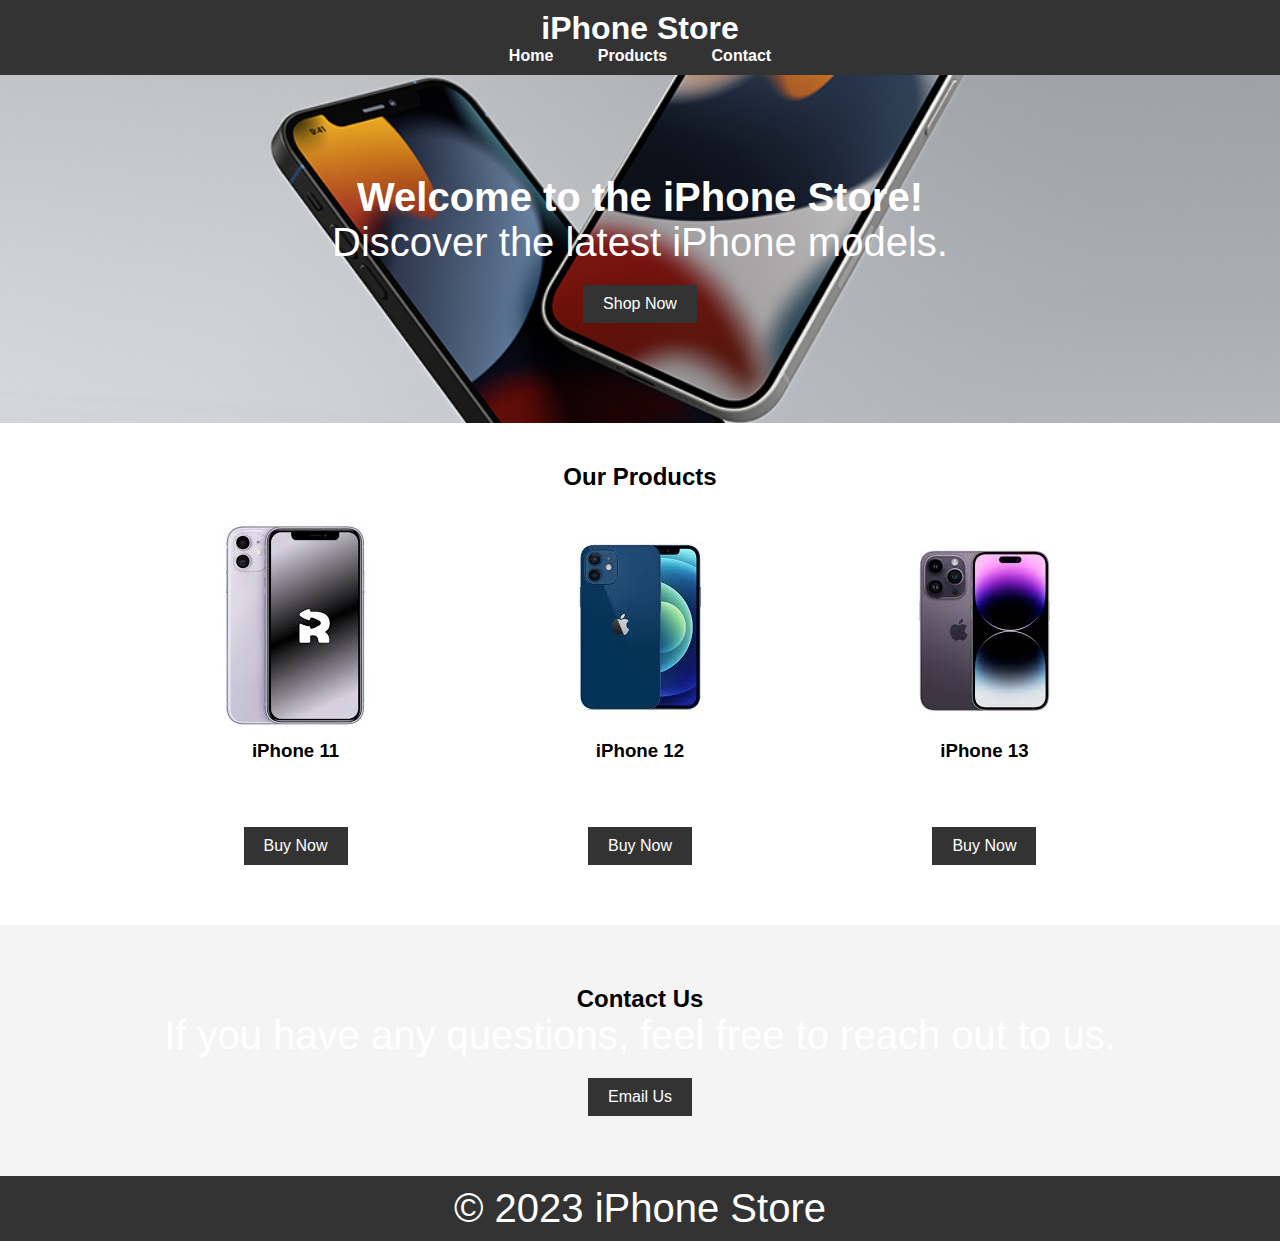
<file: Product Landing Page/index.html>
<!DOCTYPE html>
<html lang="en">
<head>
    <meta charset="UTF-8">
    <meta name="viewport" content="width=device-width, initial-scale=1.0">
    <link rel="stylesheet" href="style.css">
    <title>iPhone Store</title>
</head>
<body>
    <header>
        <h1>iPhone Store</h1>
        <nav>
            <ul>
                <li><a href="#">Home</a></li>
                <li><a href="#products">Products</a></li>
                <li><a href="#contact">Contact</a></li>
            </ul>
        </nav>
    </header>
    
    <section id="hero">
        <h2>Welcome to the iPhone Store!</h2>
        <p>Discover the latest iPhone models.</p>
        <a href="#products" class="btn">Shop Now</a>
    </section>
    
    <section id="products">
        <h2>Our Products</h2>
        <div class="product">
            <img src="./images/iphone11.jpeg" alt="iPhone 11">
            <h3>iPhone 11</h3>
            <p>$699</p>
            <a href="#" class="btn">Buy Now</a>
        </div>
        <div class="product">
            <img src="./images/iphone12.jpeg" alt="iPhone 12">
            <h3>iPhone 12</h3>
            <p>$799</p>
            <a href="#" class="btn">Buy Now</a>
        </div>
        <div class="product">
            <img src="./images/iphone14.jpeg" alt="iPhone 12">
            <h3>iPhone 13</h3>
            <p>$899</p>
            <a href="#" class="btn">Buy Now</a>
        </div>
    </section>
    
    <section id="contact">
        <h2>Contact Us</h2>
        <p>If you have any questions, feel free to reach out to us.</p>
        <a href="mailto:info@iphonestore.com" class="btn">Email Us</a>
    </section>
    
    <footer>
        <p>&copy; 2023 iPhone Store</p>
    </footer>
</body>
</html>
</file>
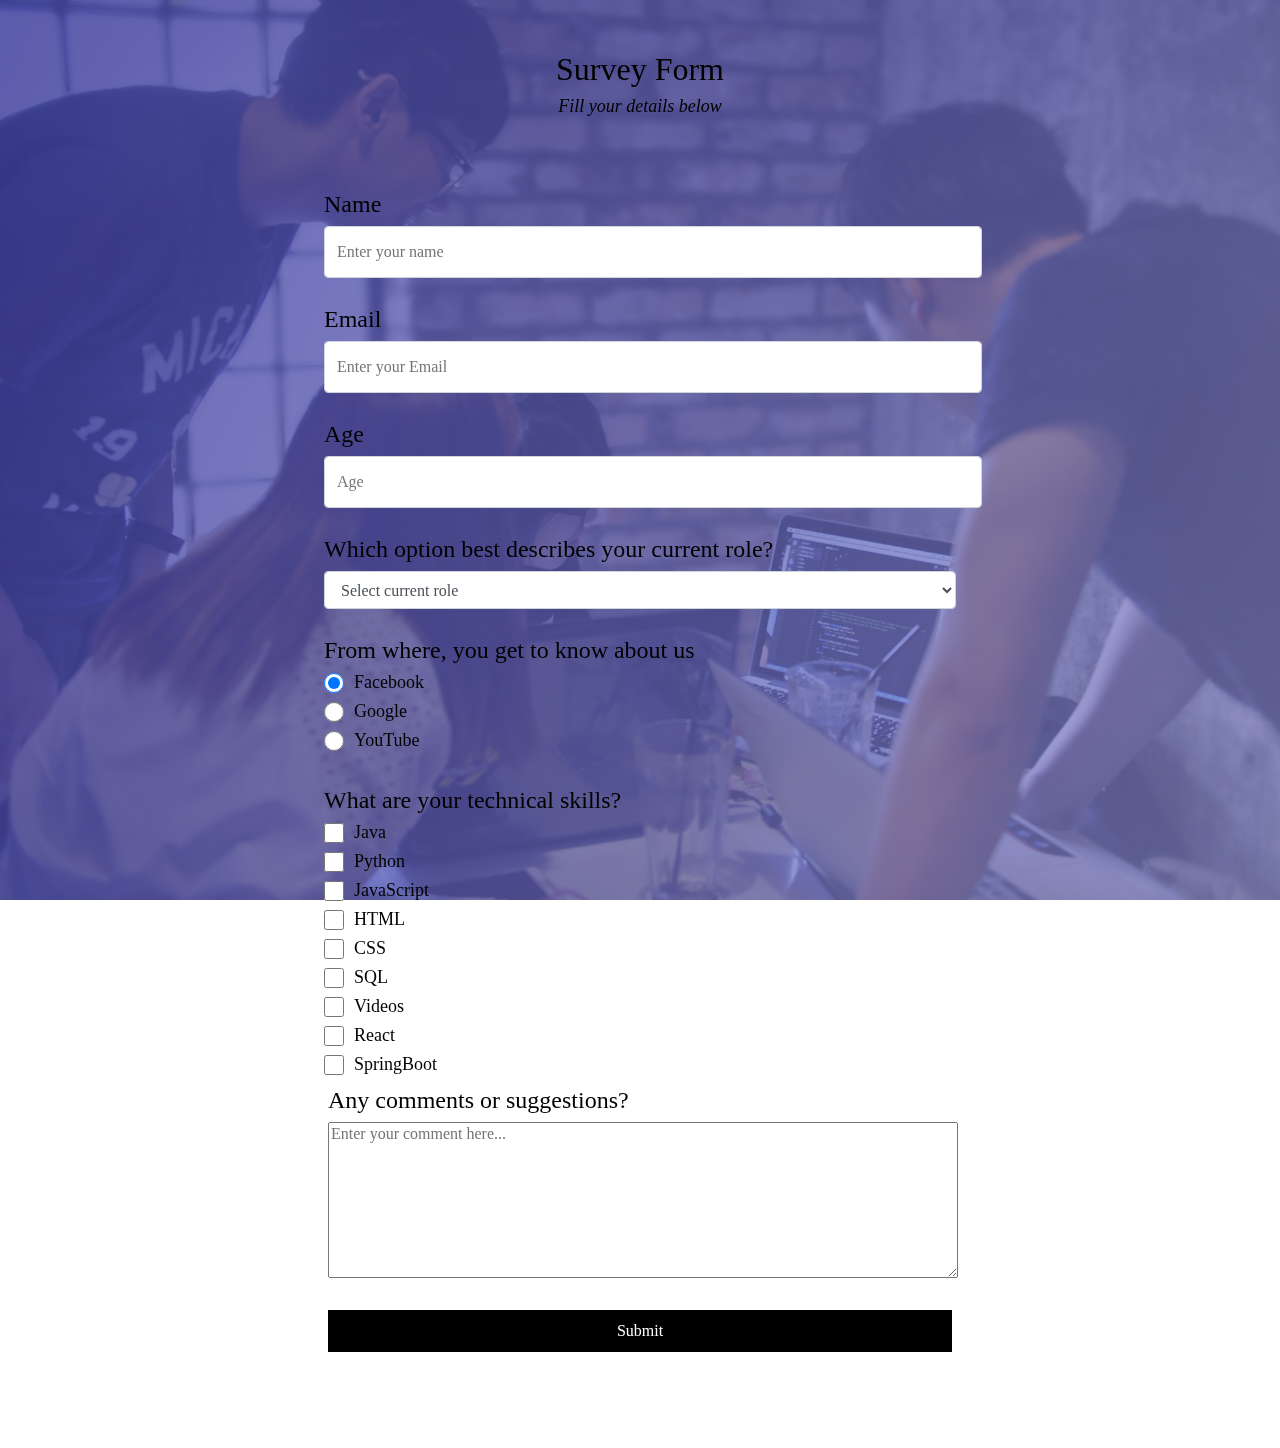
<file: Survey Form/index.html>
<!DOCTYPE html>
<html>
  <head>
    <link rel="stylesheet" href="styles.css" />
  </head>
  <body>
    <div class="container">
      <header class="header">
        <h1 id="title" class="text-center">Survey Form</h1>
        <p id="description" class="description text-center">
        Fill your details below
        </p>
      </header>
      <form id="survey-form">
        <div class="form-group">
          <label id="name-label" for="name" class="sub-heading">Name</label>
          <input
            type="text"
            name="name"
            id="name"
            class="form-control"
            placeholder="Enter your name"
            required
          />
        </div>
        <div class="form-group">
          <label id="email-label" for="email" class="sub-heading">Email</label>
          <input
            type="email"
            name="email"
            id="email"
            class="form-control"
            placeholder="Enter your Email"
            required
          />
        </div>
        <div class="form-group">
          <label id="number-label" for="number" class="sub-heading"
            >Age</label
          >
          <input
            type="number"
            name="age"
            id="number"
            min="10"
            max="99"
            class="form-control"
            placeholder="Age"
          />
        </div>
        <div class="form-group">
          <p class="sub-heading">Which option best describes your current role?</p>
          <select id="dropdown" name="role" class="form-control" required>
            <option disabled selected value>Select current role</option>
            <option>Student</option>
            <option>Full Time Job</option>
            <option>Learner</option>
            <option>Other</option>
          </select>
        </div>

        <div class="form-group">
          <p class="sub-heading">From where, you get to know about us</p>
          <label>
            <input
              type="radio"
              class="input-radio"
              checked
            />Facebook</label
          >
          <label>
            <input
              type="radio"
              class="input-radio"
            />Google</label
          >

          <label
            ><input
              type="radio"
              class="input-radio"
            />YouTube</label
          >
        </div>


        <div class="form-group">
          <p class="sub-heading">
            What are your technical skills?
          </p>

          <label
            ><input
              type="checkbox"
              class="input-checkbox"
            />Java</label
          >
          <label>
            <input
              type="checkbox"
              class="input-checkbox"
            />Python</label
          >
          <label
            ><input
              type="checkbox"
              class="input-checkbox"
            />JavaScript</label
          >
          <label
            ><input
              type="checkbox"
              class="input-checkbox"
            />HTML</label
          >
          <label
            ><input
            type="checkbox"
              class="input-checkbox"
            />CSS</label
          >
          <label
            ><input
              type="checkbox"
              class="input-checkbox"
            />SQL</label
          >
          <label
            ><input
              type="checkbox"
              class="input-checkbox"
            />Videos</label
          >
          <label
            ><input
              type="checkbox"
              class="input-checkbox"
            />React</label
          >
          <label
            ><input
              type="checkbox"
              class="input-checkbox"
            />SpringBoot</label
          >
        <div class="form-group">
          <p class="sub-heading">Any comments or suggestions?</p>
          <textarea
            id="comments"
            placeholder="Enter your comment here..."
          ></textarea>
        </div>

        <div class="form-group">
          <button type="submit" id="submit" >
            Submit
          </button>
        </div>
      </form>
    </div>
  </body>
</html>
</file>
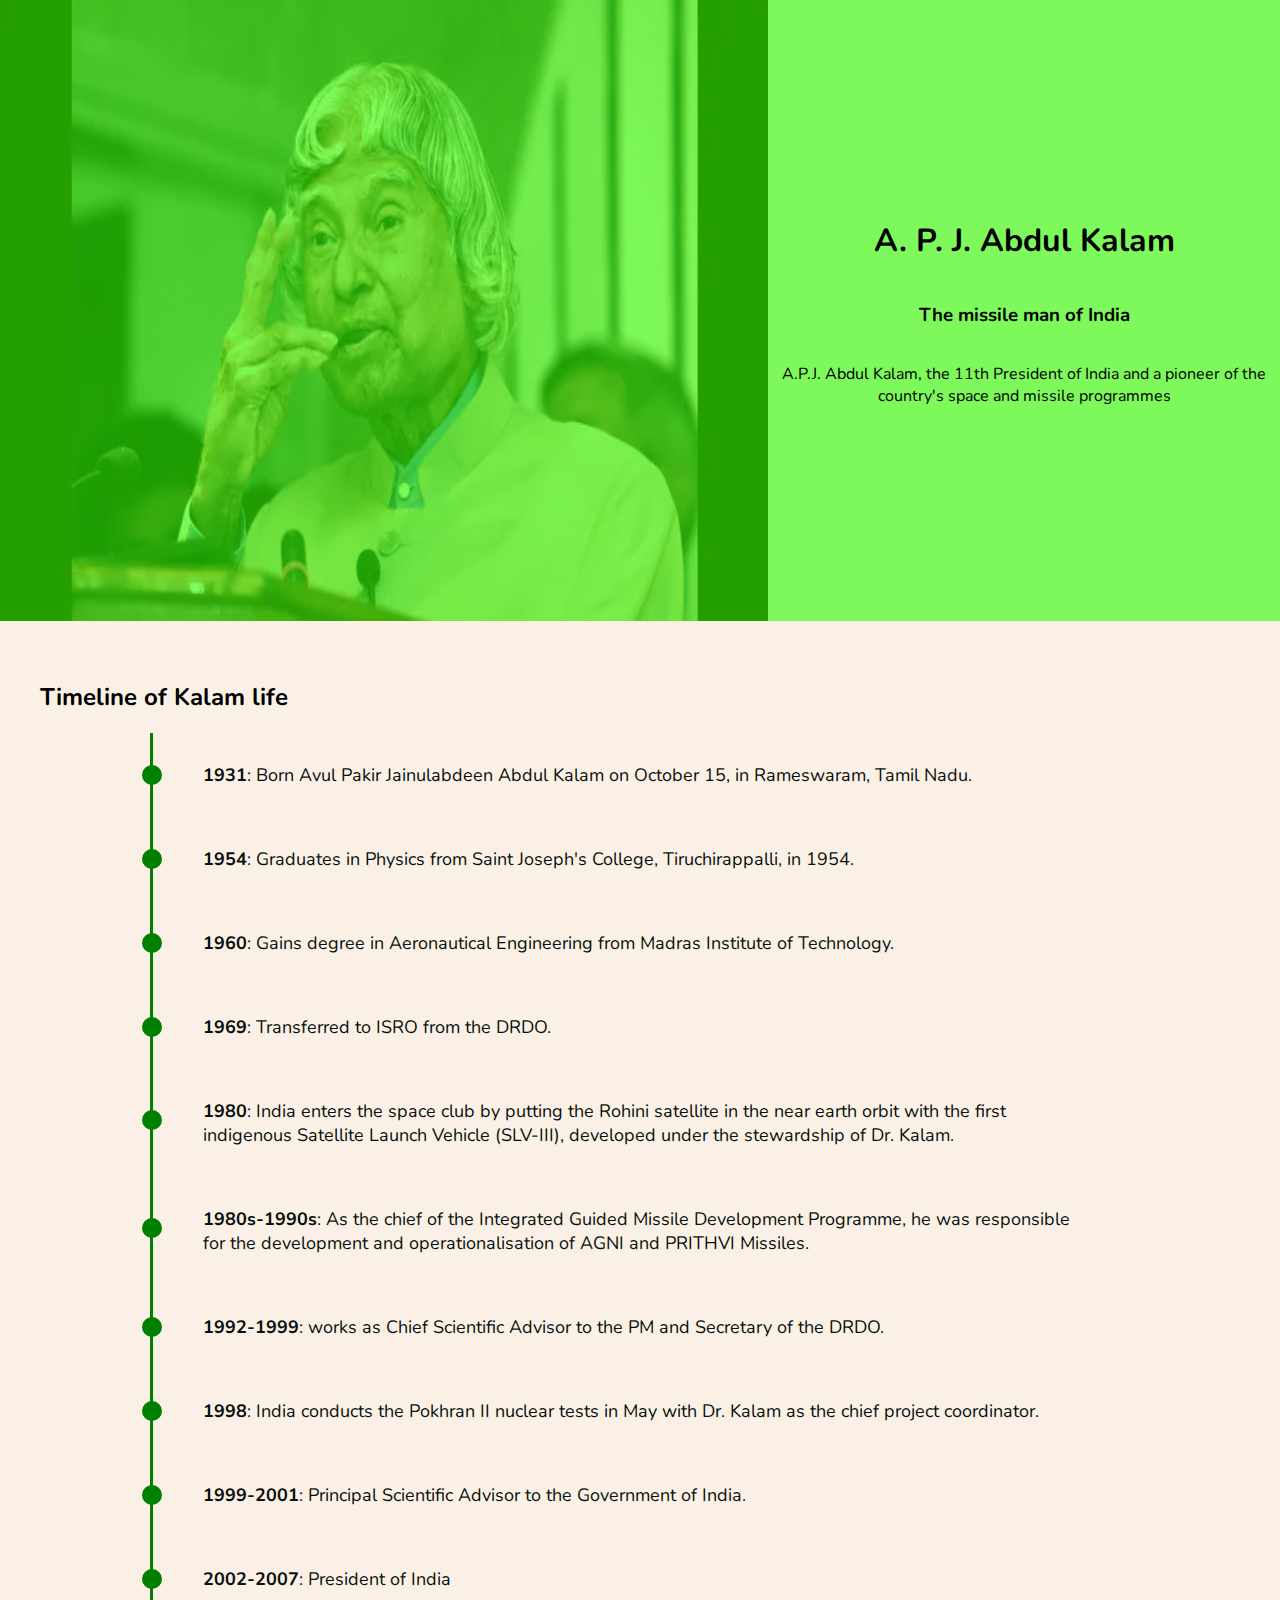
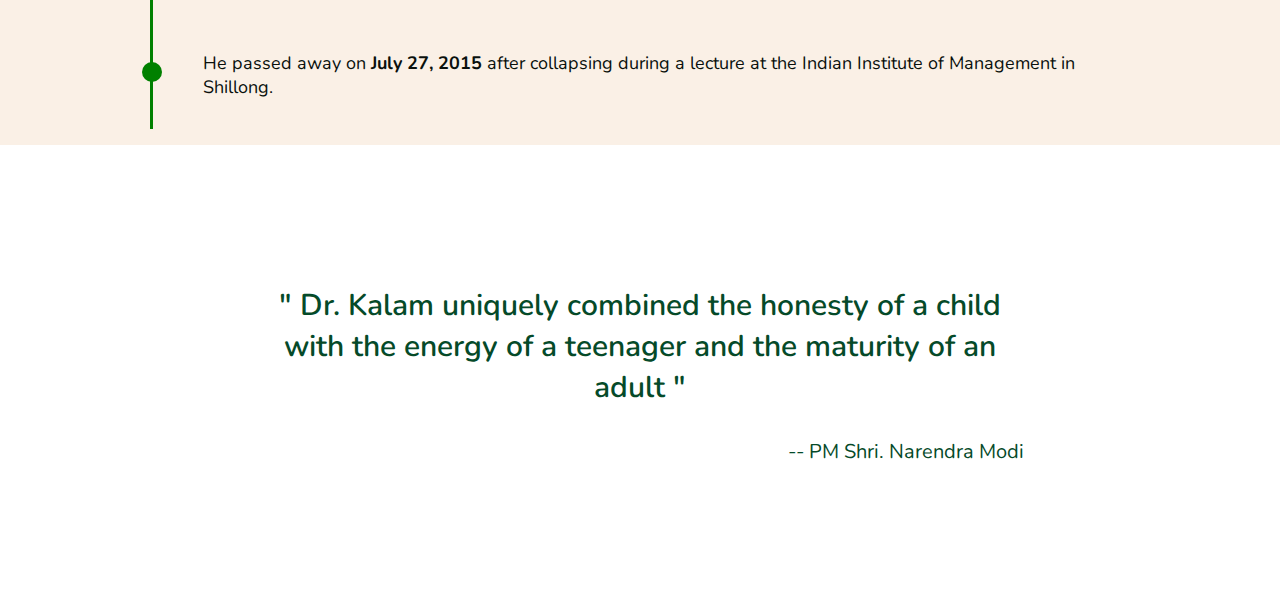
<file: Tribute Page/index.html>
<!DOCTYPE html>
<html lang="en">

<head>
    <meta charset="UTF-8">
    <meta name="viewport" content="width=device-width, initial-scale=1.0">
    <meta http-equiv="X-UA-Compatible" content="ie=edge">
    <link rel="stylesheet" href="styles.css">
    <title>Tribute page</title>
</head>

<body>
    <header class="header">
        <div class="img-container">
            <img src="kalam.webp" alt="APJ Abdul Kalam" />
        </div>
        <div class="img-overlay">

        </div>

        <div class="info-container">
            <h1>A. P. J. Abdul Kalam</h1>
            <h3>The missile man of India</h3>
            <p>A.P.J. Abdul Kalam, the 11th President of India and a pioneer of the country's space and
                missile programmes</p>
        </div>
    </header>

    <main>
        <section class="timeline" id="life-info">
            <h2>Timeline of Kalam life</h2>
            <ul>
                <li><strong> 1931</strong>: Born Avul Pakir Jainulabdeen Abdul Kalam on October 15, in
                    Rameswaram, Tamil Nadu.</li>
                <li><strong>1954</strong>: Graduates in Physics from Saint Joseph's College, Tiruchirappalli,
                    in 1954.</li>
                <li><strong>1960</strong>: Gains degree in Aeronautical Engineering from Madras Institute of
                    Technology.</li>
                <li><strong>1969</strong>: Transferred to ISRO from the DRDO.</li>
                <li><strong> 1980</strong>: India enters the space club by putting the Rohini satellite in the
                    near earth orbit with the first indigenous Satellite Launch Vehicle (SLV-III), developed
                    under the stewardship of Dr. Kalam.</li>
                <li><strong>1980s-1990s</strong>: As the chief of the Integrated Guided Missile Development
                    Programme, he was responsible for the development and operationalisation of AGNI and
                    PRITHVI Missiles.</li>
                <li><strong>1992-1999</strong>: works as Chief Scientific Advisor to the PM and Secretary of
                    the DRDO.</li>
                <li><strong> 1998</strong>: India conducts the Pokhran II nuclear tests in May with Dr. Kalam
                    as the chief project coordinator.</li>
                <li><strong> 1999-2001</strong>: Principal Scientific Advisor to the Government of India.</li>
                <li><strong>2002-2007</strong>: President of India</li>

                <li>He passed away on <strong>July 27, 2015</strong> after collapsing during a lecture at the
                    Indian Institute of Management in Shillong.</li>

            </ul>
        </section>
        <section class="quote">
            <blockquote>
                <p class="quote-text">" Dr. Kalam uniquely combined the honesty of a child with the energy of a
                    teenager and the
                    maturity of an adult "</p>
                <p class="said-by">-- PM Shri. Narendra Modi</p>

            </blockquote>
        </section>

    </main>
    
</body>

</html>
</file>
<file: Product Landing Page/style.css>
* {
    margin: 0;
    padding: 0;
    box-sizing: border-box;
}

body {
    font-family: Arial, sans-serif;
}

header {
    background-color: #333;
    color: #fff;
    text-align: center;
    padding: 10px 0;
}

nav ul {
    list-style: none;
}

nav ul li {
    display: inline;
    margin: 0 20px;
}

nav ul li a {
    text-decoration: none;
    color: #fff;
    font-weight: bold;
}

#hero {
    background-image: url('./images/iphoneHero.jpg');
    background-size: cover;
    background-position: center;
    color: #fff;
    text-align: center;
    padding: 100px 0;
}

#hero h2,p {
    font-size: 2.5rem;
    color: white;
}

.btn {
    display: inline-block;
    padding: 10px 20px;
    background-color: #333;
    color: #fff;
    text-decoration: none;
    margin-top: 20px;
}

#products {
    text-align: center;
    padding: 40px 0;
}

.product {
    display: inline-block;
    width: 300px;
    margin: 20px;
}

.product img {
    max-width: 100%;
}

#contact {
    background-color: #f4f4f4;
    padding: 60px 0;
    text-align: center;
}

footer {
    background-color: #333;
    color: #fff;
    text-align: center;
    padding: 10px 0;
}
</file>
<file: Survey Form/styles.css>
body::before{
  content: '';
  position: fixed;
  top: 0;
  left: 0;
  height: 100%;
  width: 100%;
  z-index: -1;
  background: var(--color-darkblue);
  background-image: linear-gradient(
      115deg,
      rgba(58, 58, 158, 0.8),
      rgba(136, 136, 206, 0.7)
    ),
  url(./background.jpeg);
    background-size: cover;
  background-repeat: no-repeat;
  background-position: center;
}

h1 {
  font-weight: 400;
  line-height: 1.2;
}

p {
  font-size: 1.125rem;
}

h1,
p {
  margin-top: 0;
  margin-bottom: 0.5rem;
}

label {
  display: flex;
  align-items: center;
  font-size: 1.125rem;
  margin-bottom: 0.5rem;
}

input,
button,
select,
textarea {
  margin: 0;
  font-family: inherit;
  font-size: inherit;
  line-height: inherit;
}

#comments{
  width: 100%;
  height: 150px;
}

button {
  border: none;
}

.container {
  width: 100%;
  margin: 3.125rem auto 0 auto;
}

@media (min-width: 576px) {
  .container {
    max-width: 540px;
  }
}

@media (min-width: 768px) {
  .container {
    max-width: 720px;
  }
}

.header {
  padding: 0 0.625rem;
  margin-bottom: 1.875rem;
}

.description {
  font-style: italic;
  font-weight: 200;
}



.text-center {
  text-align: center;
}


form {
  background: var(--color-darkblue-alpha);
  padding: 2.5rem 0.625rem;
  border-radius: 0.25rem;
}

@media (min-width: 480px) {
  form {
    padding: 2.5rem;
  }
}

.form-group {
  margin: 0 auto 1.25rem auto;
  padding: 0.25rem;
}

.form-control {
  display: block;
  width: 100%;
  height: 2.375rem;
  padding: 0.375rem 0.75rem;
  color: #495057;
  background-color: #fff;
  background-clip: padding-box;
  border: 1px solid #ced4da;
  border-radius: 0.25rem;
  transition: border-color 0.15s ease-in-out, box-shadow 0.15s ease-in-out;
}

.form-control:focus {
  border-color: #80bdff;
  outline: 0;
  box-shadow: 0 0 0 0.2rem rgba(0, 123, 255, 0.25);
}

.input-radio,
.input-checkbox {
  display: inline-block;
  margin-right: 0.625rem;
  min-height: 1.25rem;
  min-width: 1.25rem;
}

.input-textarea {
  min-height: 120px;
  width: 100%;
  padding: 0.625rem;
}

 #submit{
  display: block;
  width: 100%;
  padding: 0.75rem;
  color: white;
  background-color: black;
}

.sub-heading{
  font-size: 1.5rem;
  color: black;
}
</file>
<file: Tribute Page/styles.css>
@import url('https://fonts.googleapis.com/css?family=Nunito');


body {
    margin: 0;
    padding: 0;
    font-family: 'Nunito', sans-serif;
    background-color: linen;
}

.header {
    display: flex;
    width: 100vw;
    height: 69vh;
}

.header .img-container {
    width: 60vw;
    height: 69vh;
    position: relative;
}

.header .img-overlay {
    width: 60vw;
    height: 69vh;
    position: absolute;
    top: 0;
    left: 0;
    background-color: rgba(43, 255, 0, 0.603);
}

.header .info-container {
    width: 40vw;
    background-color: rgba(43, 255, 0, 0.603);
    display: flex;
    flex-flow: column nowrap;
    justify-content: center;
    align-items: center;
    text-align: center;
}

.img-container img {
    max-width: 100%;
    height: 69vh;
}

.timeline {
    background: linen;
    margin: 0 auto;

}

.timeline h2 {
    margin-left: 40px;
    padding-top: 40px;
}

.timeline ul {
    padding: 0 150px;
}

.timeline li {
    list-style-type: none;
    padding: 30px 50px;
    border-left: 3px solid green;
    position: relative;
    font-size: 18px;
    color: #0a100d;
}

.timeline li:before {
    content: '';
    height: 20px;
    width: 20px;
    border-radius: 10px;
    background: green;
    position: absolute;
    top: 38%;
    left: -11px;
}

.quote {
    height: 50vh;
    display: flex;
    justify-content: center;
    align-items: center;
    color: #054a29;
    font-weight: 600;
    font-size: 30px;
    background-color: #ffffff;
    text-align: center;
}

.quote blockquote {
    width: 60%;
}

.quote .said-by {
    text-align: right;
    font-weight: 400;
    font-size: 20px;
}

.footer {
    background: linen;
    text-align: center;
}

.footer a {
    text-decoration: none;
}

.footer .wiki-link {
    color: #0a100d;
    text-decoration: underline;
}

.footer .icon-heart,
.github-link {
    color: #e25555;
}


@media (max-width: 768px) {
    .header {
        flex-direction: column;
        height: auto;
    }

    .header .img-container {
        width: 100%;
        height: auto;
        background-color: rgba(255, 215, 0, 0.9);
    }

    .header .img-overlay {
        display: none;
    }

    .header .info-container {
        width: 100%;
        padding: 20px;
    }

    .timeline ul {
        padding: 0 20px; 
    }

    .timeline li {
        padding: 20px 20px; 
    }

    .quote {
        font-size: 20px;
    }

    .quote blockquote {
        width: 100%;
    }
}
</file>
